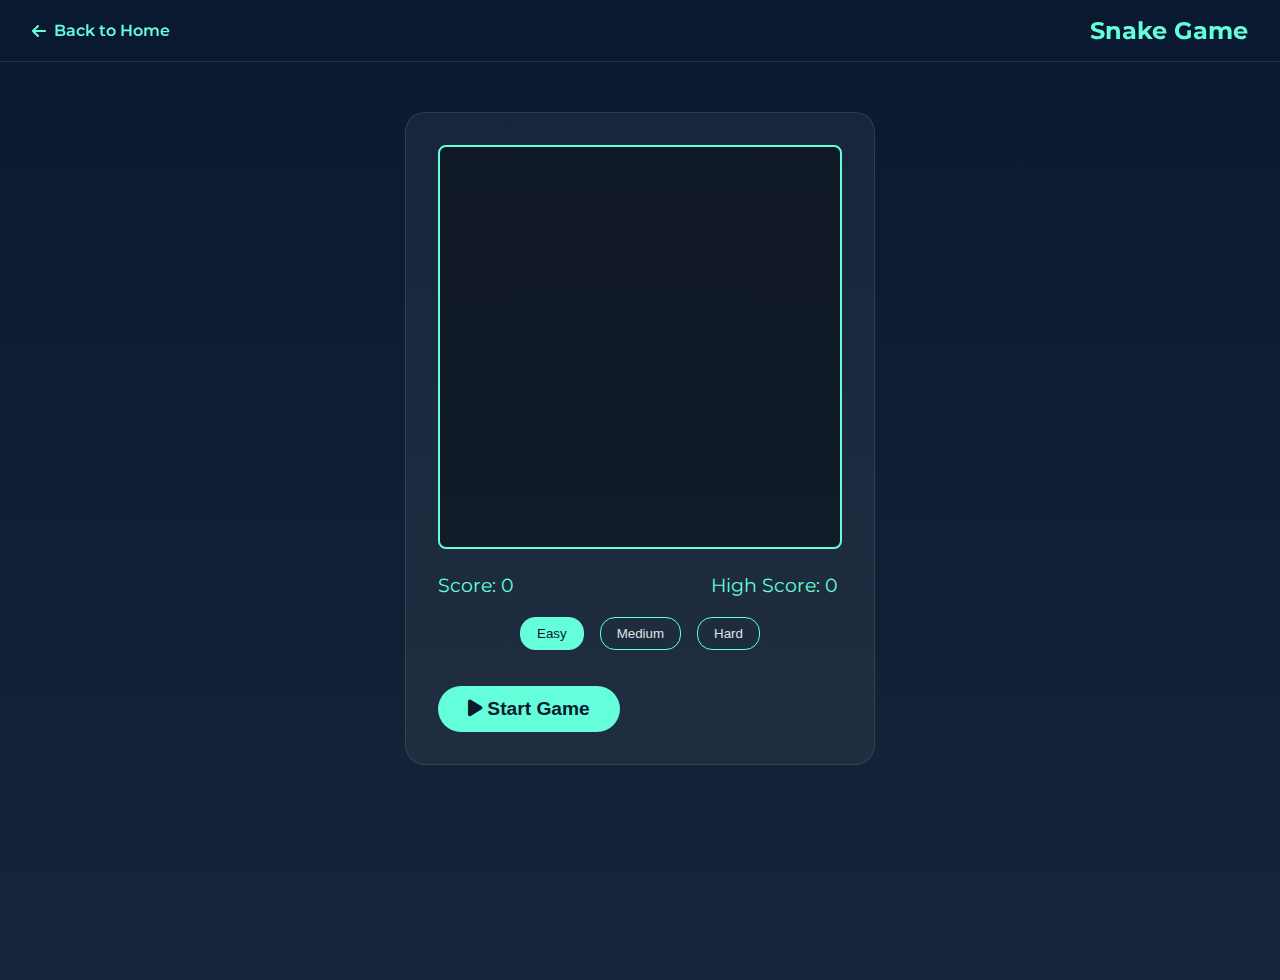
<file: games/Snake/index.html>
<!DOCTYPE html>
<html lang="en">
<head>
    <meta charset="UTF-8">
    <meta name="viewport" content="width=device-width, initial-scale=1.0">
    <title>Snake Game - Portfolio Games</title>
    <link href="https://fonts.googleapis.com/css2?family=Montserrat:wght@400;500;600;700&display=swap" rel="stylesheet">
    <link rel="stylesheet" href="https://cdnjs.cloudflare.com/ajax/libs/font-awesome/6.0.0/css/all.min.css">
    <style>
        :root {
            --primary-color: #00acc1;
            --secondary-color: #00838f;
            --accent-color: #64ffda;
            --bg-color: #0a192f;
            --text-color: #e0e0e0;
            --snake-color: #4CAF50;
            --food-color: #f44336;
            --card-bg: rgba(255, 255, 255, 0.05);
            --hover-shadow: 0 10px 30px -15px rgba(2, 12, 27, 0.7);
        }

        body {
            margin: 0;
            padding: 0;
            min-height: 100vh;
            background: linear-gradient(to bottom, var(--bg-color), rgba(10, 25, 47, 0.95));
            color: var(--text-color);
            font-family: 'Montserrat', sans-serif;
        }

        .navbar {
            position: fixed;
            top: 0;
            left: 0;
            right: 0;
            z-index: 1000;
            background: rgba(10, 25, 47, 0.95);
            backdrop-filter: blur(10px);
            border-bottom: 1px solid rgba(255, 255, 255, 0.1);
            padding: 1rem 2rem;
        }

        .nav-content {
            max-width: 1400px;
            margin: 0 auto;
            display: flex;
            justify-content: space-between;
            align-items: center;
        }

        .back-btn {
            color: var(--accent-color);
            text-decoration: none;
            display: flex;
            align-items: center;
            gap: 0.5rem;
            font-weight: 600;
            transition: all 0.3s ease;
        }

        .back-btn:hover {
            transform: translateX(-5px);
        }

        .game-title {
            color: var(--accent-color);
            font-size: 1.5rem;
            font-weight: 700;
        }

        .main-container {
            padding-top: 5rem;
            display: flex;
            flex-direction: column;
            align-items: center;
            min-height: 100vh;
        }

        .game-container {
            position: relative;
            background: var(--card-bg);
            padding: 2rem;
            border-radius: 20px;
            border: 1px solid rgba(255, 255, 255, 0.1);
            margin: 2rem;
            transition: all 0.3s ease;
        }

        .game-container:hover {
            transform: translateY(-5px);
            box-shadow: var(--hover-shadow);
            border-color: var(--accent-color);
        }

        #gameCanvas {
            border: 2px solid var(--accent-color);
            border-radius: 8px;
            background: rgba(0, 0, 0, 0.2);
        }

        .game-info {
            display: flex;
            justify-content: space-between;
            width: 100%;
            max-width: 400px;
            margin: 20px 0;
            font-size: 1.2em;
            color: var(--accent-color);
        }

        .controls {
            display: flex;
            flex-direction: column;
            align-items: center;
            gap: 10px;
            margin-top: 20px;
        }

        .mobile-controls {
            display: none;
            grid-template-columns: repeat(3, 1fr);
            gap: 10px;
            margin-top: 20px;
        }

        .control-btn {
            padding: 15px 25px;
            font-size: 1.2em;
            background: var(--accent-color);
            color: var(--bg-color);
            border: none;
            border-radius: 8px;
            cursor: pointer;
            transition: all 0.3s ease;
        }

        .control-btn:hover {
            background: var(--primary-color);
            transform: scale(1.05);
        }

        .start-btn {
            background: var(--accent-color);
            padding: 12px 30px;
            font-size: 1.2em;
            color: var(--bg-color);
            border: none;
            border-radius: 25px;
            cursor: pointer;
            transition: all 0.3s ease;
            margin-top: 20px;
            font-weight: 600;
        }

        .start-btn:hover {
            transform: scale(1.05);
            box-shadow: var(--hover-shadow);
        }

        .game-over {
            display: none;
            position: absolute;
            top: 50%;
            left: 50%;
            transform: translate(-50%, -50%);
            background: rgba(10, 25, 47, 0.95);
            padding: 2rem;
            border-radius: 20px;
            text-align: center;
            z-index: 100;
            border: 1px solid var(--accent-color);
            backdrop-filter: blur(10px);
        }

        .game-over h2 {
            color: var(--accent-color);
            margin-bottom: 20px;
        }

        .game-stats {
            background: var(--card-bg);
            padding: 1rem;
            border-radius: 10px;
            margin-top: 1rem;
            text-align: left;
        }

        .difficulty-selector {
            margin: 1rem 0;
            display: flex;
            gap: 1rem;
            justify-content: center;
        }

        .difficulty-btn {
            background: transparent;
            color: var(--text-color);
            border: 1px solid var(--accent-color);
            padding: 0.5rem 1rem;
            border-radius: 15px;
            cursor: pointer;
            transition: all 0.3s ease;
        }

        .difficulty-btn.active {
            background: var(--accent-color);
            color: var(--bg-color);
        }

        @media (max-width: 768px) {
            .mobile-controls {
                display: grid;
            }

            .control-btn {
                padding: 20px;
            }

            #gameCanvas {
                max-width: 100%;
                height: auto;
            }

            .game-container {
                margin: 1rem;
                padding: 1rem;
            }
        }
    </style>
</head>
<body>
    <nav class="navbar">
        <div class="nav-content">
            <a href="/index.html" class="back-btn">
                <i class="fas fa-arrow-left"></i>
                <span>Back to Home</span>
            </a>
            <div class="game-title">Snake Game</div>
        </div>
    </nav>

    <div class="main-container">
        <div class="game-container">
            <canvas id="gameCanvas" width="400" height="400"></canvas>
            <div class="game-info">
                <span>Score: <span id="score">0</span></span>
                <span>High Score: <span id="highScore">0</span></span>
            </div>
            <div class="difficulty-selector">
                <button class="difficulty-btn active" data-speed="100">Easy</button>
                <button class="difficulty-btn" data-speed="75">Medium</button>
                <button class="difficulty-btn" data-speed="50">Hard</button>
            </div>
            <button class="start-btn" id="startBtn">
                <i class="fas fa-play"></i> Start Game
            </button>
            <div class="mobile-controls">
                <button class="control-btn" id="leftBtn"><i class="fas fa-arrow-left"></i></button>
                <button class="control-btn" id="upBtn"><i class="fas fa-arrow-up"></i></button>
                <button class="control-btn" id="rightBtn"><i class="fas fa-arrow-right"></i></button>
                <button class="control-btn" id="downBtn"><i class="fas fa-arrow-down"></i></button>
            </div>
            <div class="game-over" id="gameOver">
                <h2><i class="fas fa-trophy"></i> Game Over!</h2>
                <div class="game-stats">
                    <p>Final Score: <span id="finalScore">0</span></p>
                    <p>High Score: <span id="finalHighScore">0</span></p>
                    <p>Time Played: <span id="timePlayed">0:00</span></p>
                </div>
                <button class="start-btn" onclick="restartGame()">
                    <i class="fas fa-redo"></i> Play Again
                </button>
            </div>
        </div>
    </div>
    <script src="snake.js"></script>
</body>
</html>
</file>
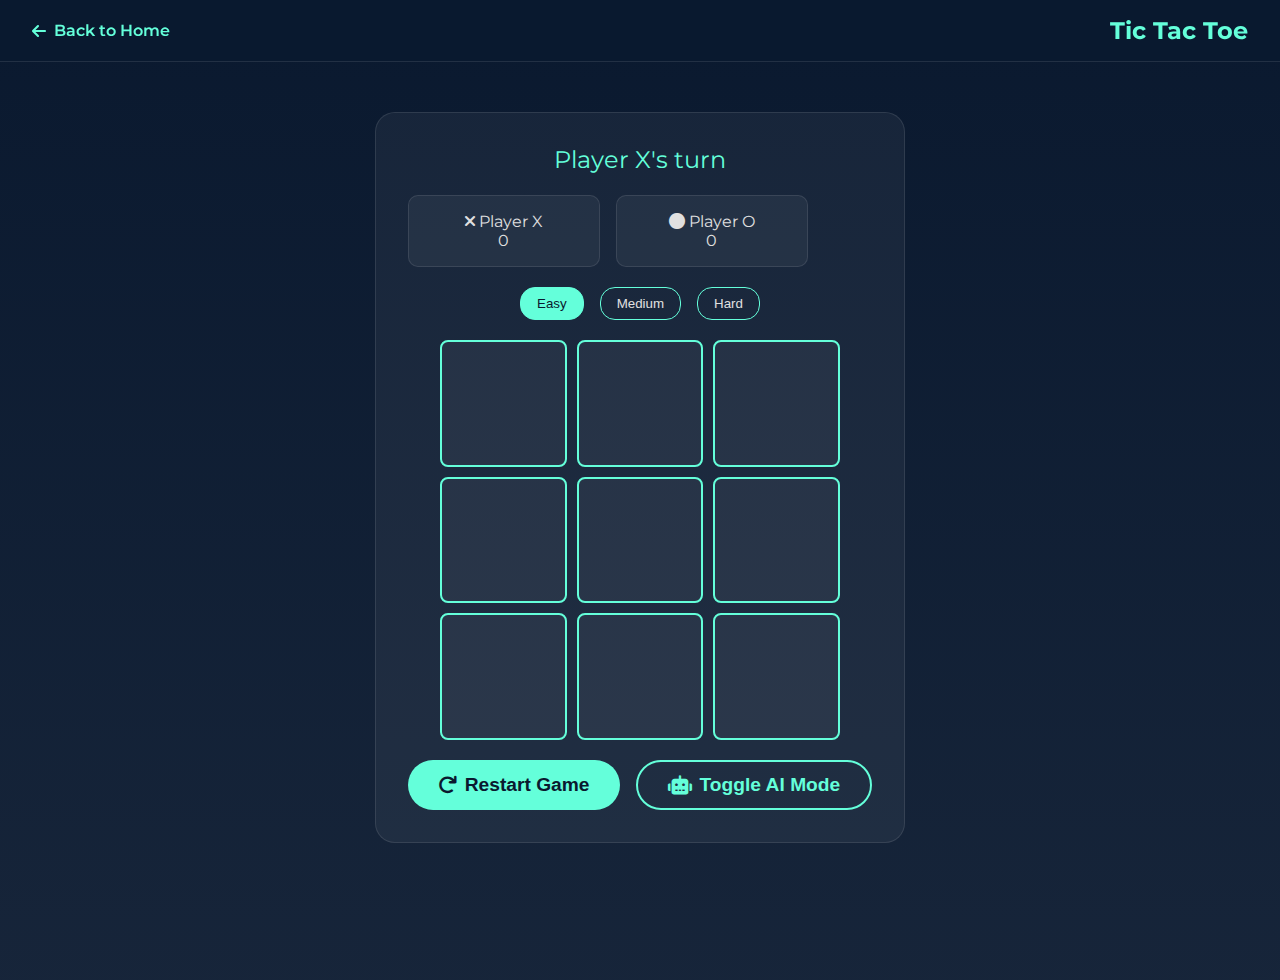
<file: games/TicTacToe/index.html>
<!DOCTYPE html>
<html lang="en">
<head>
    <meta charset="UTF-8">
    <meta name="viewport" content="width=device-width, initial-scale=1.0">
    <title>Tic Tac Toe - Portfolio Games</title>
    <link href="https://fonts.googleapis.com/css2?family=Montserrat:wght@400;500;600;700&display=swap" rel="stylesheet">
    <link rel="stylesheet" href="https://cdnjs.cloudflare.com/ajax/libs/font-awesome/6.0.0/css/all.min.css">
    <style>
        :root {
            --primary-color: #00acc1;
            --secondary-color: #00838f;
            --accent-color: #64ffda;
            --bg-color: #0a192f;
            --text-color: #e0e0e0;
            --x-color: #f44336;
            --o-color: #2196F3;
            --card-bg: rgba(255, 255, 255, 0.05);
            --hover-shadow: 0 10px 30px -15px rgba(2, 12, 27, 0.7);
        }

        body {
            margin: 0;
            padding: 0;
            min-height: 100vh;
            background: linear-gradient(to bottom, var(--bg-color), rgba(10, 25, 47, 0.95));
            color: var(--text-color);
            font-family: 'Montserrat', sans-serif;
        }

        .navbar {
            position: fixed;
            top: 0;
            left: 0;
            right: 0;
            z-index: 1000;
            background: rgba(10, 25, 47, 0.95);
            backdrop-filter: blur(10px);
            border-bottom: 1px solid rgba(255, 255, 255, 0.1);
            padding: 1rem 2rem;
        }

        .nav-content {
            max-width: 1400px;
            margin: 0 auto;
            display: flex;
            justify-content: space-between;
            align-items: center;
        }

        .back-btn {
            color: var(--accent-color);
            text-decoration: none;
            display: flex;
            align-items: center;
            gap: 0.5rem;
            font-weight: 600;
            transition: all 0.3s ease;
        }

        .back-btn:hover {
            transform: translateX(-5px);
        }

        .game-title {
            color: var(--accent-color);
            font-size: 1.5rem;
            font-weight: 700;
        }

        .main-container {
            padding-top: 5rem;
            display: flex;
            flex-direction: column;
            align-items: center;
            min-height: 100vh;
        }

        .game-container {
            text-align: center;
            padding: 2rem;
            background: var(--card-bg);
            border-radius: 20px;
            border: 1px solid rgba(255, 255, 255, 0.1);
            margin: 2rem;
            transition: all 0.3s ease;
        }

        .game-container:hover {
            transform: translateY(-5px);
            box-shadow: var(--hover-shadow);
            border-color: var(--accent-color);
        }

        .status {
            font-size: 1.5em;
            margin-bottom: 20px;
            min-height: 30px;
            color: var(--accent-color);
        }

        .board {
            display: grid;
            grid-template-columns: repeat(3, 1fr);
            gap: 10px;
            margin: 20px auto;
            max-width: 400px;
        }

        .cell {
            aspect-ratio: 1;
            background: rgba(255, 255, 255, 0.05);
            border: 2px solid var(--accent-color);
            border-radius: 8px;
            display: flex;
            align-items: center;
            justify-content: center;
            font-size: 3em;
            cursor: pointer;
            transition: all 0.3s ease;
            position: relative;
            overflow: hidden;
        }

        .cell:hover {
            background: rgba(255, 255, 255, 0.1);
            transform: scale(1.02);
        }

        .cell.x, .cell.o {
            cursor: not-allowed;
        }

        .cell.x::before, .cell.x::after {
            content: '';
            position: absolute;
            width: 80%;
            height: 4px;
            background: var(--x-color);
            border-radius: 2px;
            transition: all 0.3s ease;
        }

        .cell.x::before {
            transform: rotate(45deg);
        }

        .cell.x::after {
            transform: rotate(-45deg);
        }

        .cell.o::before {
            content: '';
            position: absolute;
            width: 70%;
            height: 70%;
            border: 4px solid var(--o-color);
            border-radius: 50%;
            transition: all 0.3s ease;
        }

        .score-board {
            display: flex;
            justify-content: space-around;
            width: 100%;
            max-width: 400px;
            margin: 20px 0;
            gap: 1rem;
        }

        .score-item {
            flex: 1;
            padding: 1rem;
            border-radius: 10px;
            background: var(--card-bg);
            border: 1px solid rgba(255, 255, 255, 0.1);
            transition: all 0.3s ease;
        }

        .score-item:hover {
            border-color: var(--accent-color);
            transform: translateY(-2px);
        }

        .controls {
            margin-top: 20px;
            display: flex;
            gap: 1rem;
            flex-wrap: wrap;
            justify-content: center;
        }

        .btn {
            padding: 12px 30px;
            font-size: 1.2em;
            border: none;
            border-radius: 25px;
            cursor: pointer;
            transition: all 0.3s ease;
            display: flex;
            align-items: center;
            gap: 0.5rem;
            font-weight: 600;
        }

        .restart-btn {
            background: var(--accent-color);
            color: var(--bg-color);
        }

        .restart-btn:hover {
            transform: scale(1.05);
            box-shadow: var(--hover-shadow);
        }

        .mode-btn {
            background: transparent;
            border: 2px solid var(--accent-color);
            color: var(--accent-color);
        }

        .mode-btn:hover {
            background: var(--accent-color);
            color: var(--bg-color);
            transform: scale(1.05);
        }

        .mode-btn.active {
            background: var(--accent-color);
            color: var(--bg-color);
        }

        .difficulty-selector {
            margin: 1rem 0;
            display: flex;
            gap: 1rem;
            justify-content: center;
            flex-wrap: wrap;
        }

        .difficulty-btn {
            background: transparent;
            color: var(--text-color);
            border: 1px solid var(--accent-color);
            padding: 0.5rem 1rem;
            border-radius: 15px;
            cursor: pointer;
            transition: all 0.3s ease;
        }

        .difficulty-btn.active {
            background: var(--accent-color);
            color: var(--bg-color);
        }

        .winner {
            animation: winner 0.5s ease infinite;
        }

        @keyframes winner {
            0%, 100% { transform: scale(1); }
            50% { transform: scale(1.1); }
        }

        @media (max-width: 480px) {
            .game-container {
                margin: 1rem;
                padding: 1rem;
            }

            .cell {
                font-size: 2.5em;
            }

            .status {
                font-size: 1.2em;
            }

            .btn {
                padding: 10px 20px;
                font-size: 1em;
            }

            .controls {
                flex-direction: column;
            }
        }
    </style>
</head>
<body>
    <nav class="navbar">
        <div class="nav-content">
            <a href="/index.html" class="back-btn">
                <i class="fas fa-arrow-left"></i>
                <span>Back to Home</span>
            </a>
            <div class="game-title">Tic Tac Toe</div>
        </div>
    </nav>

    <div class="main-container">
        <div class="game-container">
            <div class="status" id="status">
                <i class="fas fa-gamepad"></i> Player X's turn
            </div>
            
            <div class="score-board">
                <div class="score-item">
                    <i class="fas fa-times"></i> Player X
                    <div id="scoreX">0</div>
                </div>
                <div class="score-item">
                    <i class="fas fa-circle"></i> Player O
                    <div id="scoreO">0</div>
                </div>
            </div>

            <div id="aiControls" class="difficulty-selector">
                <button class="difficulty-btn active" data-difficulty="easy">Easy</button>
                <button class="difficulty-btn" data-difficulty="medium">Medium</button>
                <button class="difficulty-btn" data-difficulty="hard">Hard</button>
            </div>

            <div class="board" id="board">
                <div class="cell" data-cell></div>
                <div class="cell" data-cell></div>
                <div class="cell" data-cell></div>
                <div class="cell" data-cell></div>
                <div class="cell" data-cell></div>
                <div class="cell" data-cell></div>
                <div class="cell" data-cell></div>
                <div class="cell" data-cell></div>
                <div class="cell" data-cell></div>
            </div>

            <div class="controls">
                <button class="btn restart-btn" id="restartBtn">
                    <i class="fas fa-redo"></i> Restart Game
                </button>
                <button class="btn mode-btn" id="aiModeBtn">
                    <i class="fas fa-robot"></i> Toggle AI Mode
                </button>
            </div>
        </div>
    </div>
    <script src="tictactoe.js"></script>
</body>
</html>
</file>
